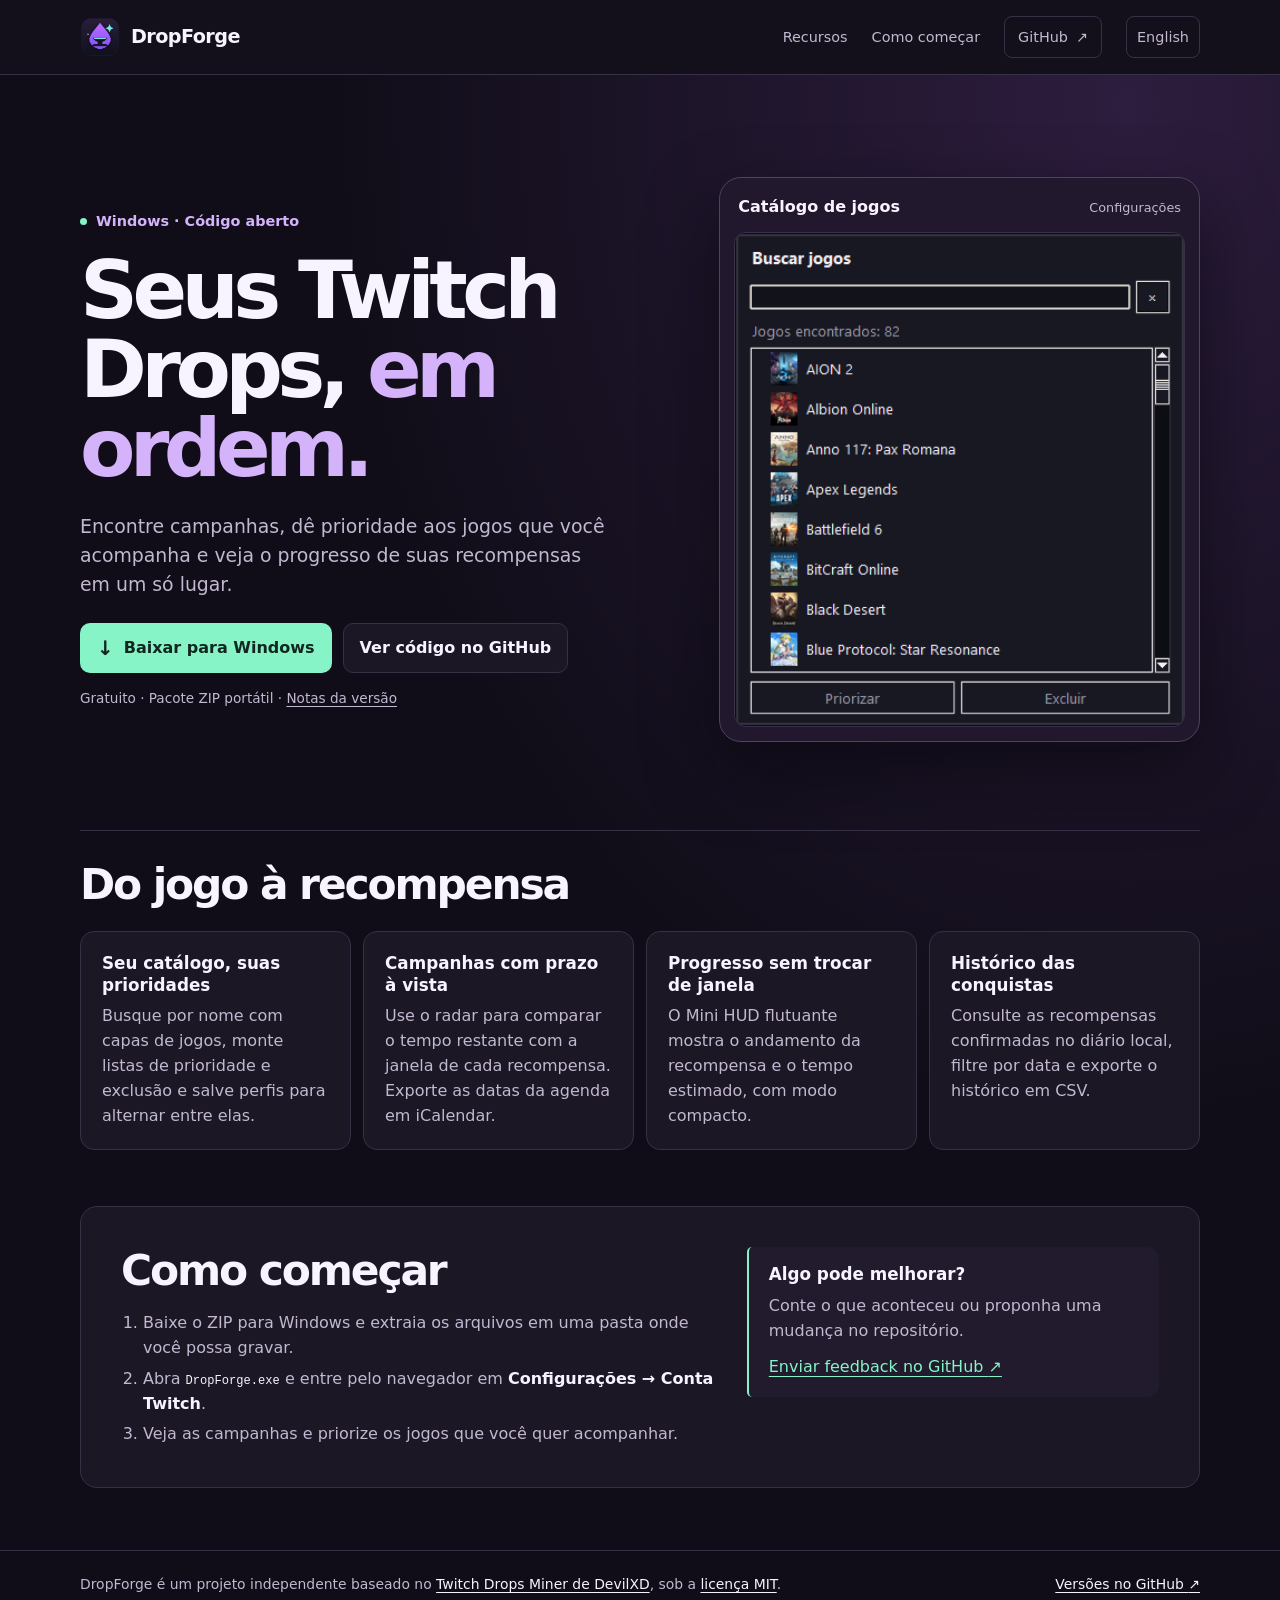
<file: docs/index.html>
<!doctype html>
<html lang="pt-BR">
<head>
  <meta charset="utf-8">
  <meta name="viewport" content="width=device-width, initial-scale=1">
  <meta name="theme-color" content="#100d18">
  <title>DropForge — organize seus Twitch Drops no Windows</title>
  <meta name="description" content="Acompanhe campanhas de Twitch Drops, organize prioridades por jogo e consulte o progresso no Mini HUD. Aplicativo independente e gratuito para Windows.">
  <link rel="canonical" href="https://lorderon34.github.io/DropForge/">
  <link rel="alternate" hreflang="pt-BR" href="https://lorderon34.github.io/DropForge/">
  <link rel="alternate" hreflang="en" href="https://lorderon34.github.io/DropForge/en/">
  <link rel="alternate" hreflang="x-default" href="https://lorderon34.github.io/DropForge/">
  <link rel="icon" href="assets/dropforge-mark.png" type="image/png">
  <link rel="stylesheet" href="style.css">
  <meta property="og:type" content="website">
  <meta property="og:site_name" content="DropForge">
  <meta property="og:locale" content="pt_BR">
  <meta property="og:locale:alternate" content="en_US">
  <meta property="og:title" content="DropForge — organize seus Twitch Drops no Windows">
  <meta property="og:description" content="Campanhas, prazos, prioridades por jogo e um Mini HUD em um aplicativo gratuito de código aberto.">
  <meta property="og:url" content="https://lorderon34.github.io/DropForge/">
  <meta property="og:image" content="https://lorderon34.github.io/DropForge/assets/catalogo.png">
  <meta property="og:image:width" content="403">
  <meta property="og:image:height" content="443">
  <meta property="og:image:alt" content="Busca de jogos com capas nas configurações do DropForge">
  <meta name="twitter:card" content="summary">
  <script type="application/ld+json">
    {
      "@context": "https://schema.org",
      "@type": "SoftwareApplication",
      "name": "DropForge",
      "description": "Aplicativo independente para organizar e acompanhar campanhas de Twitch Drops no Windows.",
      "applicationCategory": "UtilitiesApplication",
      "operatingSystem": "Windows",
      "inLanguage": "pt-BR",
      "url": "https://lorderon34.github.io/DropForge/",
      "image": "https://lorderon34.github.io/DropForge/assets/catalogo.png",
      "downloadUrl": "https://github.com/lorderon34/DropForge/releases/latest/download/DropForge-Windows.zip",
      "license": "https://github.com/lorderon34/DropForge/blob/main/LICENSE",
      "offers": {
        "@type": "Offer",
        "price": 0,
        "priceCurrency": "BRL",
        "url": "https://github.com/lorderon34/DropForge/releases/latest"
      }
    }
  </script>
</head>
<body>
  <a class="skip" href="#conteudo">Ir ao conteúdo</a>
  <header class="site-header">
    <div class="container topbar">
      <a class="brand" href="./" aria-label="DropForge, início">
        <img src="assets/dropforge-mark.png" width="40" height="40" alt="">
        <span>DropForge</span>
      </a>
      <nav class="top-nav" aria-label="Navegação principal">
        <a class="nav-features" href="#recursos">Recursos</a>
        <a class="nav-start" href="#comecar">Como começar</a>
        <a class="nav-github" href="https://github.com/lorderon34/DropForge">GitHub <span aria-hidden="true">↗</span></a>
        <a class="nav-language" href="en/" lang="en" hreflang="en">English</a>
      </nav>
    </div>
  </header>

  <main id="conteudo">
    <section class="hero container" aria-labelledby="titulo">
      <div class="hero-copy">
        <p class="availability"><span aria-hidden="true"></span> Windows · Código aberto</p>
        <h1 id="titulo">Seus Twitch Drops, <em>em ordem.</em></h1>
        <p class="intro">Encontre campanhas, dê prioridade aos jogos que você acompanha e veja o progresso de suas recompensas em um só lugar.</p>
        <div class="actions">
          <a class="button button-primary" href="https://github.com/lorderon34/DropForge/releases/latest/download/DropForge-Windows.zip">
            <span aria-hidden="true">↓</span> Baixar para Windows
          </a>
          <a class="button button-secondary" href="https://github.com/lorderon34/DropForge">Ver código no GitHub</a>
        </div>
        <p class="hero-note">Gratuito · Pacote ZIP portátil · <a href="https://github.com/lorderon34/DropForge/releases/latest">Notas da versão</a></p>
      </div>

      <figure class="preview">
        <figcaption>
          <strong>Catálogo de jogos</strong>
          <span>Configurações</span>
        </figcaption>
        <img src="assets/catalogo.png" width="403" height="443" alt="Tela do DropForge com a busca e as capas dos jogos disponíveis" fetchpriority="high">
      </figure>
    </section>

    <section class="features container" id="recursos" aria-labelledby="recursos-titulo">
      <h2 id="recursos-titulo">Do jogo à recompensa</h2>
      <div class="feature-grid">
        <article>
          <h3>Seu catálogo, suas prioridades</h3>
          <p>Busque por nome com capas de jogos, monte listas de prioridade e exclusão e salve perfis para alternar entre elas.</p>
        </article>
        <article>
          <h3>Campanhas com prazo à vista</h3>
          <p>Use o radar para comparar o tempo restante com a janela de cada recompensa. Exporte as datas da agenda em iCalendar.</p>
        </article>
        <article>
          <h3>Progresso sem trocar de janela</h3>
          <p>O Mini HUD flutuante mostra o andamento da recompensa e o tempo estimado, com modo compacto.</p>
        </article>
        <article>
          <h3>Histórico das conquistas</h3>
          <p>Consulte as recompensas confirmadas no diário local, filtre por data e exporte o histórico em CSV.</p>
        </article>
      </div>
    </section>

    <section class="getting-started container" id="comecar" aria-labelledby="comecar-titulo">
      <div class="start-card">
        <div>
          <h2 id="comecar-titulo">Como começar</h2>
          <ol>
            <li>Baixe o ZIP para Windows e extraia os arquivos em uma pasta onde você possa gravar.</li>
            <li>Abra <code>DropForge.exe</code> e entre pelo navegador em <strong>Configurações → Conta Twitch</strong>.</li>
            <li>Veja as campanhas e priorize os jogos que você quer acompanhar.</li>
          </ol>
        </div>
        <aside aria-label="Feedback do projeto">
          <h3>Algo pode melhorar?</h3>
          <p>Conte o que aconteceu ou proponha uma mudança no repositório.</p>
          <a href="https://github.com/lorderon34/DropForge/issues">Enviar feedback no GitHub <span aria-hidden="true">↗</span></a>
        </aside>
      </div>
    </section>
  </main>

  <footer class="site-footer">
    <div class="container footer-inner">
      <p>DropForge é um projeto independente baseado no <a href="https://github.com/DevilXD/TwitchDropsMiner">Twitch Drops Miner de DevilXD</a>, sob a <a href="https://github.com/lorderon34/DropForge/blob/main/LICENSE">licença MIT</a>.</p>
      <a href="https://github.com/lorderon34/DropForge/releases">Versões no GitHub <span aria-hidden="true">↗</span></a>
    </div>
  </footer>
</body>
</html>
</file>
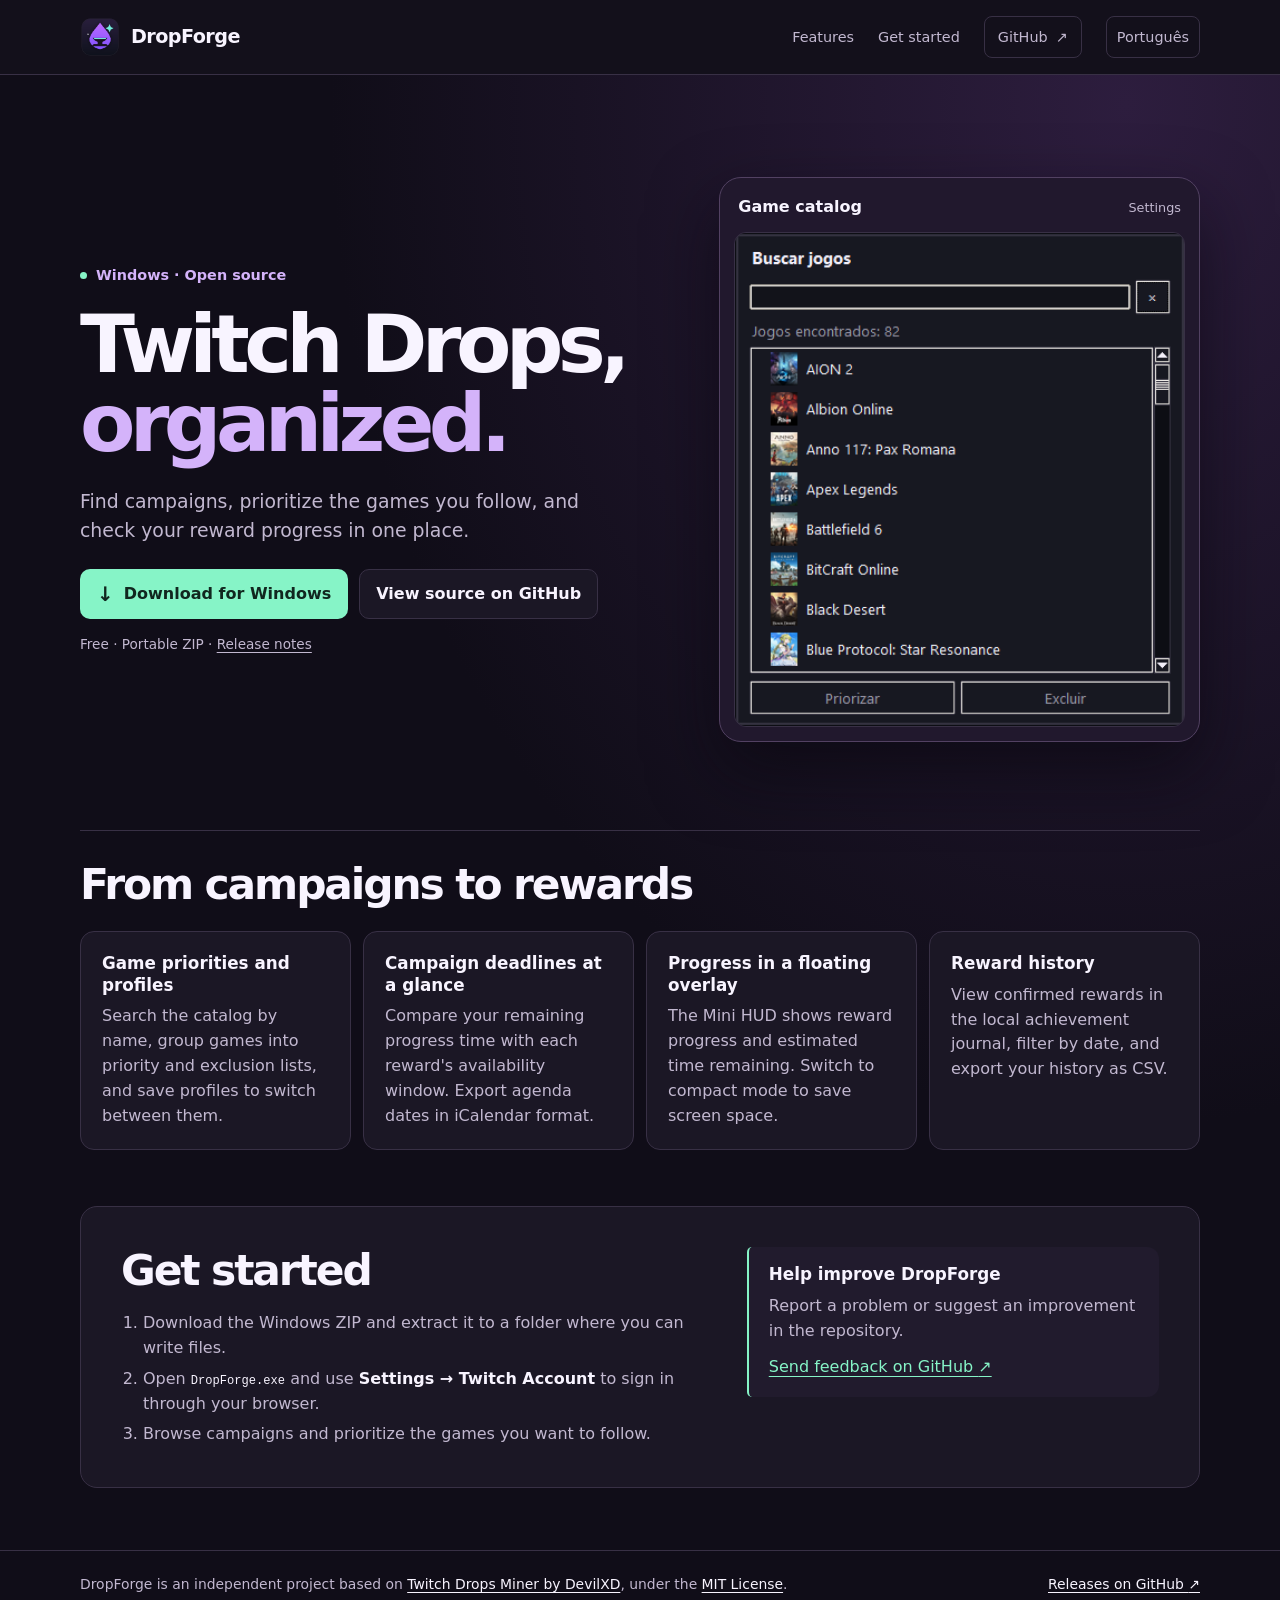
<file: docs/en/index.html>
<!doctype html>
<html lang="en">
<head>
  <meta charset="utf-8">
  <meta name="viewport" content="width=device-width, initial-scale=1">
  <meta name="theme-color" content="#100d18">
  <title>DropForge — organize your Twitch Drops on Windows</title>
  <meta name="description" content="Follow Twitch Drops campaigns, prioritize games, and check your reward progress in a floating Mini HUD. A free, open-source Windows desktop app.">
  <link rel="canonical" href="https://lorderon34.github.io/DropForge/en/">
  <link rel="alternate" hreflang="pt-BR" href="https://lorderon34.github.io/DropForge/">
  <link rel="alternate" hreflang="en" href="https://lorderon34.github.io/DropForge/en/">
  <link rel="alternate" hreflang="x-default" href="https://lorderon34.github.io/DropForge/">
  <link rel="icon" href="../assets/dropforge-mark.png" type="image/png">
  <link rel="stylesheet" href="../style.css">
  <meta property="og:type" content="website">
  <meta property="og:site_name" content="DropForge">
  <meta property="og:locale" content="en_US">
  <meta property="og:locale:alternate" content="pt_BR">
  <meta property="og:title" content="DropForge — organize your Twitch Drops on Windows">
  <meta property="og:description" content="Campaigns, deadlines, game priorities, and a floating Mini HUD in a free, open-source app.">
  <meta property="og:url" content="https://lorderon34.github.io/DropForge/en/">
  <meta property="og:image" content="https://lorderon34.github.io/DropForge/assets/catalogo.png">
  <meta property="og:image:width" content="403">
  <meta property="og:image:height" content="443">
  <meta property="og:image:alt" content="Game search and cover art in DropForge settings">
  <meta name="twitter:card" content="summary">
  <script type="application/ld+json">
    {
      "@context": "https://schema.org",
      "@type": "SoftwareApplication",
      "name": "DropForge",
      "description": "An independent Windows app for organizing and tracking Twitch Drops campaigns.",
      "applicationCategory": "UtilitiesApplication",
      "operatingSystem": "Windows",
      "inLanguage": "en",
      "url": "https://lorderon34.github.io/DropForge/en/",
      "image": "https://lorderon34.github.io/DropForge/assets/catalogo.png",
      "downloadUrl": "https://github.com/lorderon34/DropForge/releases/latest/download/DropForge-Windows.zip",
      "license": "https://github.com/lorderon34/DropForge/blob/main/LICENSE",
      "offers": {
        "@type": "Offer",
        "price": 0,
        "priceCurrency": "USD",
        "url": "https://github.com/lorderon34/DropForge/releases/latest"
      }
    }
  </script>
</head>
<body>
  <a class="skip" href="#content">Skip to content</a>
  <header class="site-header">
    <div class="container topbar">
      <a class="brand" href="./" aria-label="DropForge home">
        <img src="../assets/dropforge-mark.png" width="40" height="40" alt="">
        <span>DropForge</span>
      </a>
      <nav class="top-nav" aria-label="Main navigation">
        <a class="nav-features" href="#features">Features</a>
        <a class="nav-start" href="#get-started">Get started</a>
        <a class="nav-github" href="https://github.com/lorderon34/DropForge">GitHub <span aria-hidden="true">↗</span></a>
        <a class="nav-language" href="../" lang="pt-BR" hreflang="pt-BR">Português</a>
      </nav>
    </div>
  </header>

  <main id="content">
    <section class="hero container" aria-labelledby="title">
      <div class="hero-copy">
        <p class="availability"><span aria-hidden="true"></span> Windows · Open source</p>
        <h1 id="title">Twitch Drops, <em>organized.</em></h1>
        <p class="intro">Find campaigns, prioritize the games you follow, and check your reward progress in one place.</p>
        <div class="actions">
          <a class="button button-primary" href="https://github.com/lorderon34/DropForge/releases/latest/download/DropForge-Windows.zip">
            <span aria-hidden="true">↓</span> Download for Windows
          </a>
          <a class="button button-secondary" href="https://github.com/lorderon34/DropForge">View source on GitHub</a>
        </div>
        <p class="hero-note">Free · Portable ZIP · <a href="https://github.com/lorderon34/DropForge/releases/latest">Release notes</a></p>
      </div>

      <figure class="preview">
        <figcaption>
          <strong>Game catalog</strong>
          <span>Settings</span>
        </figcaption>
        <img src="../assets/catalogo.png" width="403" height="443" alt="Game search and cover art in DropForge's Portuguese settings" fetchpriority="high">
      </figure>
    </section>

    <section class="features container" id="features" aria-labelledby="features-title">
      <h2 id="features-title">From campaigns to rewards</h2>
      <div class="feature-grid">
        <article>
          <h3>Game priorities and profiles</h3>
          <p>Search the catalog by name, group games into priority and exclusion lists, and save profiles to switch between them.</p>
        </article>
        <article>
          <h3>Campaign deadlines at a glance</h3>
          <p>Compare your remaining progress time with each reward's availability window. Export agenda dates in iCalendar format.</p>
        </article>
        <article>
          <h3>Progress in a floating overlay</h3>
          <p>The Mini HUD shows reward progress and estimated time remaining. Switch to compact mode to save screen space.</p>
        </article>
        <article>
          <h3>Reward history</h3>
          <p>View confirmed rewards in the local achievement journal, filter by date, and export your history as CSV.</p>
        </article>
      </div>
    </section>

    <section class="getting-started container" id="get-started" aria-labelledby="get-started-title">
      <div class="start-card">
        <div>
          <h2 id="get-started-title">Get started</h2>
          <ol>
            <li>Download the Windows ZIP and extract it to a folder where you can write files.</li>
            <li>Open <code>DropForge.exe</code> and use <strong>Settings → Twitch Account</strong> to sign in through your browser.</li>
            <li>Browse campaigns and prioritize the games you want to follow.</li>
          </ol>
        </div>
        <aside aria-label="Project feedback">
          <h3>Help improve DropForge</h3>
          <p>Report a problem or suggest an improvement in the repository.</p>
          <a href="https://github.com/lorderon34/DropForge/issues">Send feedback on GitHub <span aria-hidden="true">↗</span></a>
        </aside>
      </div>
    </section>
  </main>

  <footer class="site-footer">
    <div class="container footer-inner">
      <p>DropForge is an independent project based on <a href="https://github.com/DevilXD/TwitchDropsMiner">Twitch Drops Miner by DevilXD</a>, under the <a href="https://github.com/lorderon34/DropForge/blob/main/LICENSE">MIT License</a>.</p>
      <a href="https://github.com/lorderon34/DropForge/releases">Releases on GitHub <span aria-hidden="true">↗</span></a>
    </div>
  </footer>
</body>
</html>
</file>
<file: docs/style.css>
:root {
  color-scheme: dark;
  --bg: #100d18;
  --surface: #1b1725;
  --surface-raised: #211b2d;
  --line: #383045;
  --text: #f8f4ff;
  --muted: #c2b8d0;
  --purple: #d4b3fa;
  --mint: #86f4c7;
  --mint-hover: #b3ffdf;
  --ink: #11271f;
  font-family: Inter, "Segoe UI", system-ui, sans-serif;
  background: var(--bg);
  color: var(--text);
  line-height: 1.55;
}

*, *::before, *::after { box-sizing: border-box; }
body { margin: 0; }
a { color: inherit; }
button, a { -webkit-tap-highlight-color: transparent; }
a:focus-visible {
  outline: 2px solid var(--mint);
  outline-offset: 5px;
  border-radius: 4px;
}
img { display: block; max-width: 100%; }
h1, h2, h3, p, figure { margin: 0; }
.container { width: min(1120px, calc(100% - 64px)); margin-inline: auto; }
.skip {
  position: absolute;
  top: 8px;
  left: 12px;
  z-index: 2;
  padding: 8px 12px;
  transform: translateY(-160%);
  border-radius: 8px;
  background: var(--mint);
  color: var(--ink);
  font-weight: 700;
}
.skip:focus { transform: none; }

.site-header {
  background: #13101b;
  border-bottom: 1px solid var(--line);
}
.topbar, .top-nav, .brand { display: flex; align-items: center; }
.topbar {
  min-height: 74px;
  justify-content: space-between;
  gap: 20px;
}
.brand {
  gap: 11px;
  font-size: 1.2rem;
  font-weight: 750;
  text-decoration: none;
  letter-spacing: -0.03em;
}
.brand img { width: 40px; height: 40px; object-fit: contain; }
.top-nav { gap: 24px; font-size: 0.9rem; color: var(--muted); }
.top-nav a { text-decoration: none; white-space: nowrap; }
.top-nav a:hover { color: var(--text); }
.nav-github {
  display: inline-flex;
  gap: 8px;
  align-items: center;
  min-height: 42px;
  padding-inline: 13px;
  border: 1px solid var(--line);
  border-radius: 8px;
}
.nav-language {
  display: inline-flex;
  align-items: center;
  min-height: 42px;
  padding-inline: 10px;
  border: 1px solid var(--line);
  border-radius: 8px;
}

main {
  background: radial-gradient(ellipse at 88% 2%, #2d1d3e 0%, var(--bg) 50%);
}
.hero {
  display: grid;
  grid-template-columns: minmax(0, 1.17fr) minmax(0, 1fr);
  gap: clamp(30px, 6vw, 94px);
  align-items: center;
  padding-block: clamp(48px, 8vw, 104px) clamp(42px, 7vw, 88px);
}
.availability {
  display: flex;
  align-items: center;
  gap: 9px;
  margin-bottom: 18px;
  color: var(--purple);
  font-size: 0.9rem;
  font-weight: 650;
}
.availability span {
  width: 7px;
  height: 7px;
  border-radius: 50%;
  background: var(--mint);
}
h1 {
  max-width: 9em;
  font-size: clamp(2.9rem, 6.3vw, 5.2rem);
  line-height: 0.98;
  letter-spacing: -0.07em;
  font-weight: 770;
}
h1 em { color: var(--purple); font-style: normal; }
.intro {
  max-width: 33rem;
  margin-block: 24px;
  color: var(--muted);
  font-size: clamp(1rem, 1.6vw, 1.18rem);
}
.actions { display: flex; flex-wrap: wrap; gap: 11px; }
.button {
  display: inline-flex;
  align-items: center;
  justify-content: center;
  gap: 10px;
  min-height: 50px;
  padding: 10px 16px;
  border: 1px solid transparent;
  border-radius: 10px;
  font-weight: 720;
  text-align: center;
  text-decoration: none;
}
.button-primary { background: var(--mint); color: var(--ink); }
.button-primary:hover { background: var(--mint-hover); }
.button-primary span { font-size: 1.25rem; line-height: 1; }
.button-secondary { background: var(--surface); border-color: var(--line); }
.button-secondary:hover { background: var(--surface-raised); border-color: var(--purple); }
.hero-note { margin-top: 15px; color: var(--muted); font-size: 0.85rem; }
.hero-note a { text-underline-offset: 3px; }

.preview {
  position: relative;
  overflow: hidden;
  padding: 14px;
  border: 1px solid #524162;
  border-radius: 22px;
  background: #21182d;
  box-shadow: 0 28px 68px #08060d99;
}
.preview figcaption {
  display: flex;
  flex-wrap: wrap;
  align-items: baseline;
  justify-content: space-between;
  gap: 5px 12px;
  padding: 3px 4px 12px;
}
.preview figcaption span { color: var(--muted); font-size: 0.8rem; }
.preview img {
  width: 100%;
  height: auto;
  border: 1px solid var(--line);
  border-radius: 12px;
  background: var(--surface);
}

.features {
  padding-block: 30px 56px;
  border-top: 1px solid var(--line);
}
h2 {
  font-size: clamp(1.8rem, 4vw, 2.65rem);
  line-height: 1.13;
  letter-spacing: -0.05em;
}
.feature-grid {
  display: grid;
  grid-template-columns: repeat(4, minmax(0, 1fr));
  gap: 12px;
  margin-top: 22px;
}
.feature-grid article {
  border: 1px solid var(--line);
  border-radius: 14px;
  padding: 21px;
  background: var(--surface);
}
h3 { font-size: 1.05rem; line-height: 1.28; }
.feature-grid p, .getting-started p { margin-top: 8px; color: var(--muted); }

.getting-started { padding-bottom: 62px; }
.start-card {
  display: grid;
  grid-template-columns: minmax(0, 1.45fr) minmax(0, 1fr);
  gap: 28px;
  align-items: start;
  padding: clamp(22px, 4vw, 40px);
  border: 1px solid var(--line);
  border-radius: 17px;
  background: var(--surface);
}
.start-card ol { margin: 16px 0 0; padding-left: 22px; color: var(--muted); }
.start-card li + li { margin-top: 6px; }
.start-card strong, .start-card code { color: var(--text); }
.start-card code { font-size: 0.93em; }
.start-card aside {
  padding: 17px 20px;
  border-left: 2px solid var(--mint);
  border-radius: 5px 12px 12px 5px;
  background: var(--surface-raised);
}
.start-card aside a {
  display: inline-block;
  margin-top: 12px;
  color: var(--mint);
  text-underline-offset: 4px;
}

.site-footer { border-top: 1px solid var(--line); color: var(--muted); }
.footer-inner {
  display: flex;
  justify-content: space-between;
  align-items: baseline;
  flex-wrap: wrap;
  gap: 12px 25px;
  padding-block: 23px;
  font-size: 0.87rem;
}
.footer-inner a { color: var(--text); text-underline-offset: 3px; }

@media (max-width: 900px) {
  .feature-grid { grid-template-columns: repeat(2, minmax(0, 1fr)); }
}
@media (max-width: 690px) {
  .container { width: min(100% - 36px, 560px); }
  .hero, .start-card { grid-template-columns: 1fr; gap: 27px; }
  .hero { padding-top: 42px; }
  .preview { max-width: 465px; width: 100%; }
  .topbar { min-height: 64px; }
  .top-nav { gap: 14px; }
  .top-nav .nav-start { display: none; }
}
@media (max-width: 470px) {
  .top-nav .nav-features { display: none; }
}
@media (max-width: 380px) {
  .container { width: calc(100% - 30px); }
  .top-nav .nav-github { display: none; }
  .actions .button { width: 100%; }
  .feature-grid { grid-template-columns: 1fr; }
}
</file>
